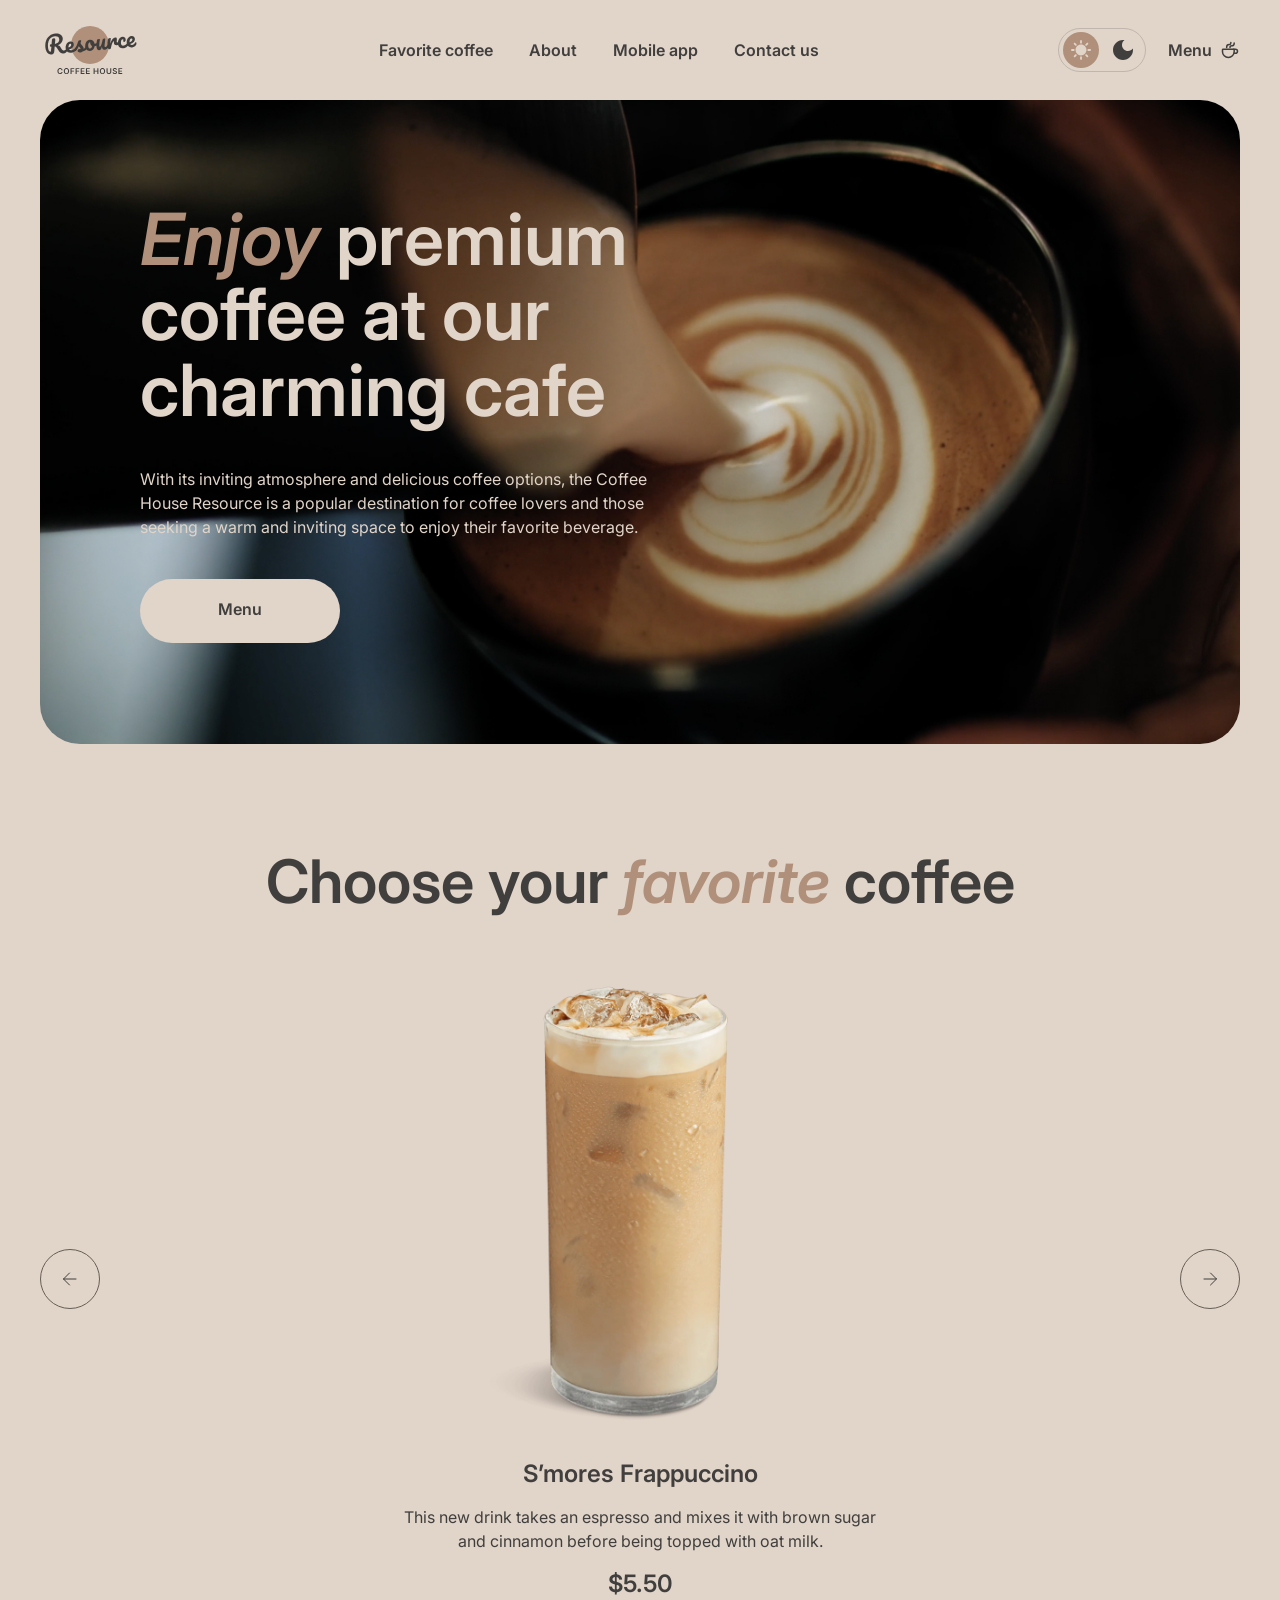
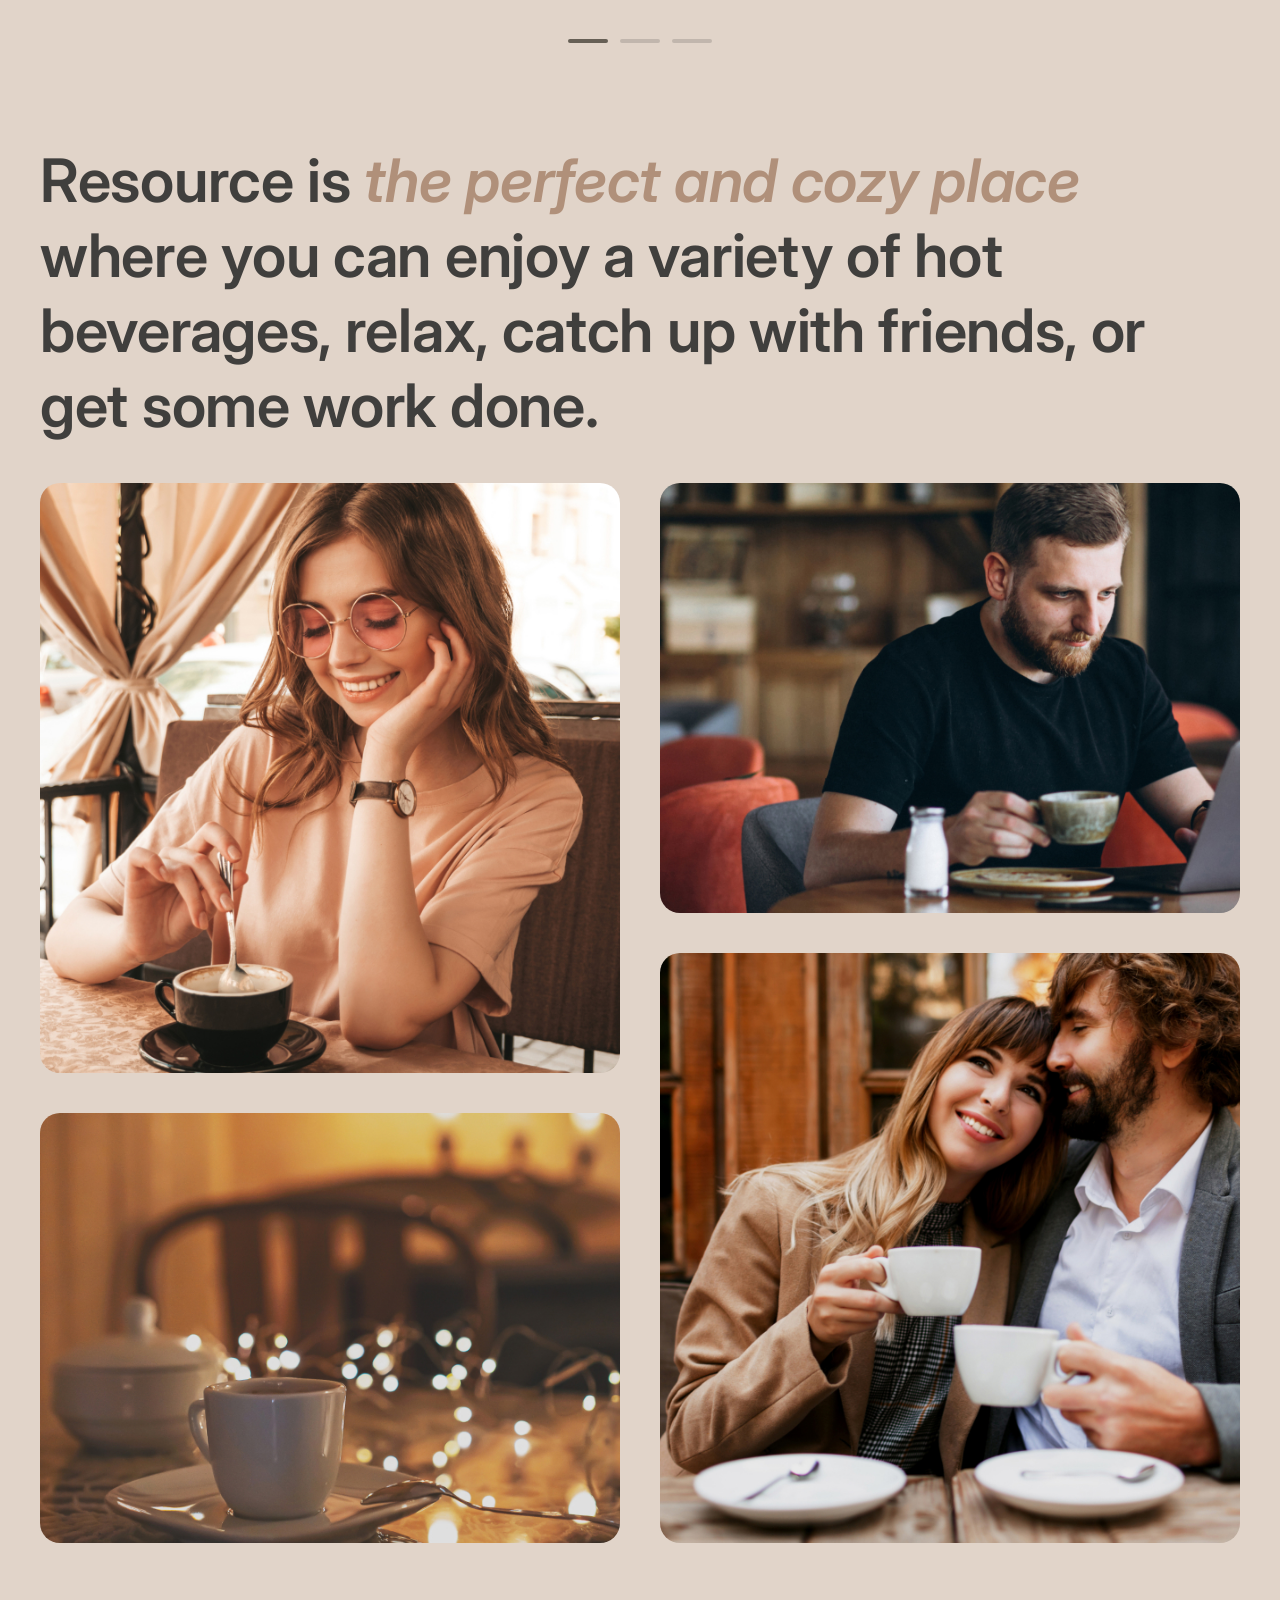
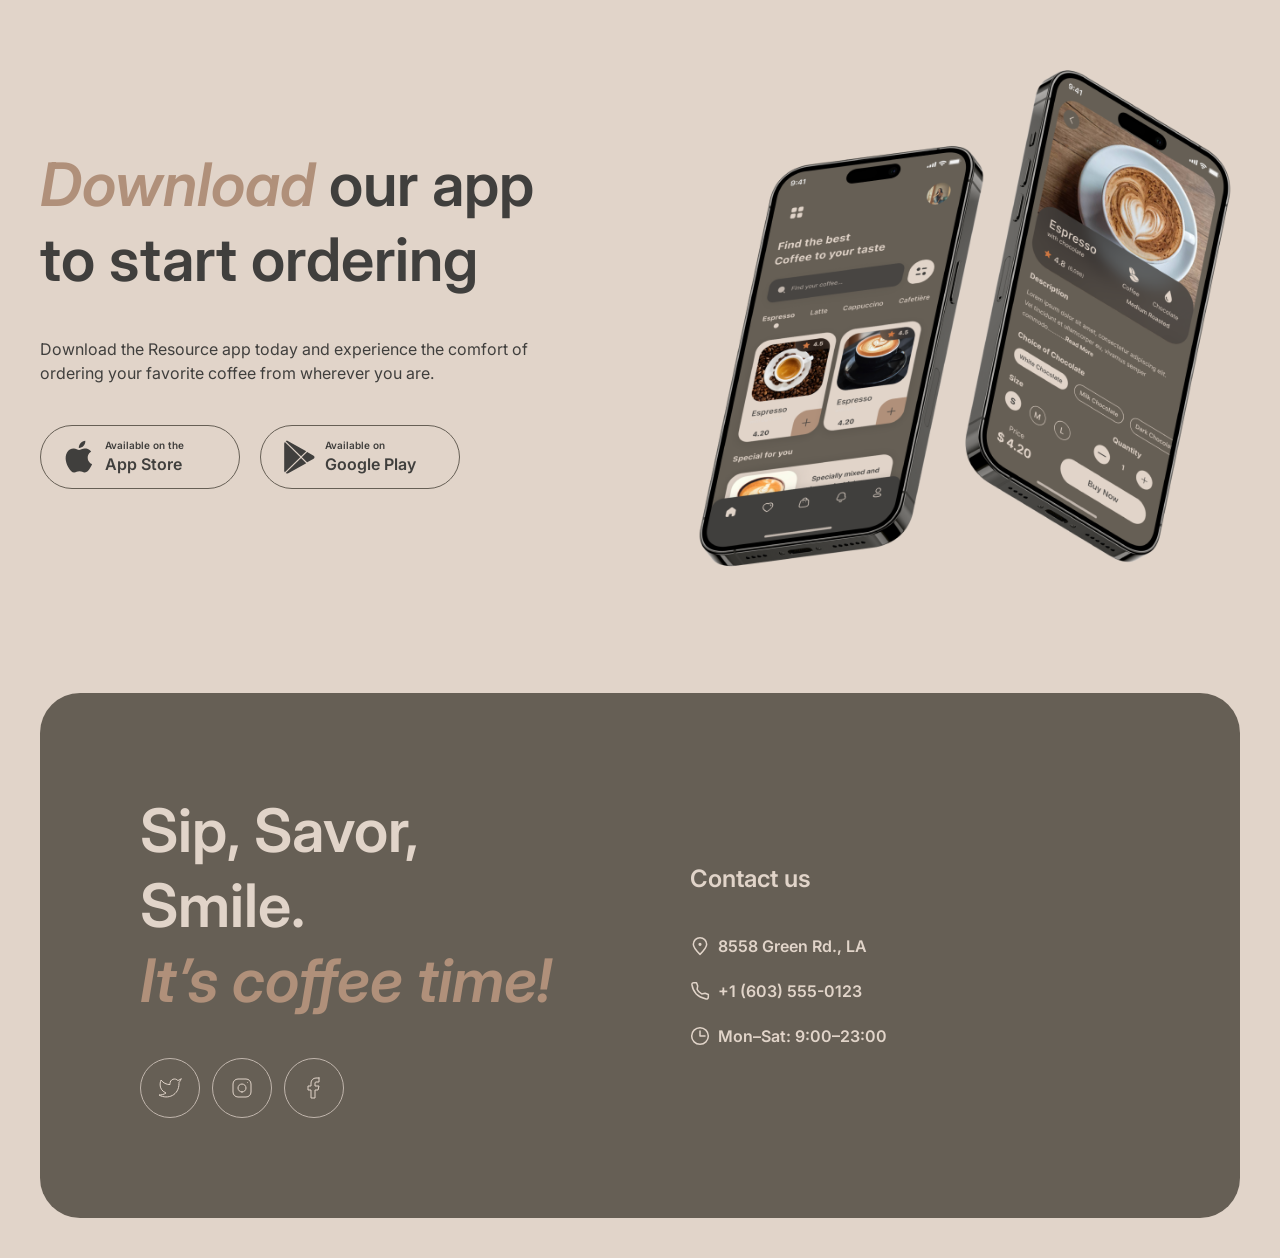
<file: index.html>
<!doctype html>
<html lang="en" data-theme="light">
  <head>
    <meta charset="UTF-8" />
    <meta name="viewport" content="width=device-width, initial-scale=1.0" />

    <title>Coffee House</title>
    <meta
      name="description"
      content="Coffee House — enjoy premium coffee at our charming cafe."
    />

    <link rel="icon" href="./assets/icons/favicon.ico" sizes="any" />
    <link rel="icon" href="./assets/icons/favicon.svg" type="image/svg+xml" />
    <link rel="apple-touch-icon" href="./assets/images/mobile_icon.png" />

    <link rel="stylesheet" href="./css/global.css" />
    <link rel="stylesheet" href="./css/typography.css" />

    <link rel="stylesheet" href="./components/header/header.css" />
    <link rel="stylesheet" href="./components/footer/footer.css" />
    <link rel="stylesheet" href="./css/home.css" />

    <script src="./js/components.js" defer></script>
    <script src="./js/theme.js" defer></script>
    <script src="./components/header/header.js" defer></script>
    <script src="./js/slider.js" defer></script>
  </head>

  <body>
    <div id="header-container"></div>

    <main class="home">
      <section class="hero">
        <div class="heroContent">
          <h1 class="heading-1">
            <span class="accent">Enjoy</span>
            premium coffee at our charming cafe
          </h1>

          <p class="text-medium">
            With its inviting atmosphere and delicious coffee options, the
            Coffee House Resource is a popular destination for coffee lovers and
            those seeking a warm and inviting space to enjoy their favorite
            beverage.
          </p>

          <a class="heroButton linkButton" href="./menu.html">
            <span class="heroButtonContent">
              <span>Menu</span>

              <svg
                class="coffeeIcon"
                viewBox="0 0 20 20"
                fill="none"
                xmlns="http://www.w3.org/2000/svg"
                aria-hidden="true"
              >
                <path
                  d="M14.167 9.76667V11.6667C14.167 14.8883 11.5553 17.5 8.33366 17.5C5.112 17.5 2.50033 14.8883 2.50033 11.6667V9.76667C2.50033 9.4353 2.76896 9.16667 3.10033 9.16667H13.567C13.8984 9.16667 14.167 9.4353 14.167 9.76667Z"
                  stroke="currentColor"
                  stroke-width="1.5"
                  stroke-linecap="round"
                  stroke-linejoin="round"
                />

                <path
                  d="M10.0003 7.50008C10.0003 6.66675 10.5956 5.83341 11.786 5.83341C13.101 5.83341 14.167 4.76743 14.167 3.45246V2.91675"
                  stroke="currentColor"
                  stroke-width="1.5"
                  stroke-linecap="round"
                  stroke-linejoin="round"
                />

                <path
                  d="M6.66634 7.5V7.08333C6.66634 5.70262 7.78563 4.58333 9.16634 4.58333C10.0868 4.58333 10.833 3.83714 10.833 2.91667V2.5"
                  stroke="currentColor"
                  stroke-width="1.5"
                  stroke-linecap="round"
                  stroke-linejoin="round"
                />

                <path
                  d="M13.333 9.16675H15.4163C16.5669 9.16675 17.4997 10.0995 17.4997 11.2501C17.4997 12.4007 16.5669 13.3334 15.4163 13.3334H14.1663"
                  stroke="currentColor"
                  stroke-width="1.5"
                  stroke-linecap="round"
                  stroke-linejoin="round"
                />
              </svg>
            </span>
          </a>
        </div>
      </section>

      <section id="favorite-coffee" class="favoriteCoffee">
        <h2 class="heading-2">
          Choose your
          <span class="accent">favorite</span>
          coffee
        </h2>

        <div class="slider">
          <button
            class="sliderButton prev"
            type="button"
            aria-label="Previous coffee"
          >
            <svg
              class="arrowIcon"
              viewBox="0 0 24 24"
              fill="none"
              aria-hidden="true"
            >
              <path
                d="M6 12H18.5M12.5 18L18.5 12L12.5 6"
                stroke="currentColor"
                stroke-linecap="round"
                stroke-linejoin="round"
              />
            </svg>
          </button>

          <div class="sliderViewport">
            <div class="sliderTrack">
              <div class="slide">
                <img
                  class="slideImage"
                  src="./assets/images/coffee-slider-1.png"
                  alt="S’mores Frappuccino"
                />

                <div class="slideInfo">
                  <h3 class="heading-3">S’mores Frappuccino</h3>

                  <p class="text-medium">
                    This new drink takes an espresso and mixes it with brown
                    sugar and cinnamon before being topped with oat milk.
                  </p>

                  <p class="heading-3">$5.50</p>
                </div>
              </div>

              <div class="slide">
                <img
                  class="slideImage"
                  src="./assets/images/coffee-slider-2.png"
                  alt="Caramel Macchiato"
                />

                <div class="slideInfo">
                  <h3 class="heading-3">Caramel Macchiato</h3>

                  <p class="text-medium">
                    Fragrant and unique classic espresso with rich
                    caramel-peanut syrup, with cream under whipped thick foam.
                  </p>

                  <p class="heading-3">$5.00</p>
                </div>
              </div>

              <div class="slide">
                <img
                  class="slideImage"
                  src="./assets/images/coffee-slider-3.png"
                  alt="Ice coffee"
                />

                <div class="slideInfo">
                  <h3 class="heading-3">Ice coffee</h3>

                  <p class="text-medium">
                    A popular summer drink that tones and invigorates. Prepared
                    from coffee, milk and ice.
                  </p>

                  <p class="heading-3">$4.50</p>
                </div>
              </div>
            </div>
          </div>

          <button
            class="sliderButton next"
            type="button"
            aria-label="Next coffee"
          >
            <svg
              class="arrowIcon"
              viewBox="0 0 24 24"
              fill="none"
              aria-hidden="true"
            >
              <path
                d="M6 12H18.5M12.5 18L18.5 12L12.5 6"
                stroke="currentColor"
                stroke-linecap="round"
                stroke-linejoin="round"
              />
            </svg>
          </button>
        </div>

        <div class="sliderPagination" aria-label="Coffee slider pagination" role="group">
          <button
            class="paginationButton active"
            type="button"
            aria-label="Show slide 1"
            aria-current="true"
          ></button>

          <button
            class="paginationButton"
            type="button"
            aria-label="Show slide 2"
          ></button>

          <button
            class="paginationButton"
            type="button"
            aria-label="Show slide 3"
          ></button>
        </div>
      </section>

      <section id="about" class="about">
        <h2 class="heading-2">
          Resource is
          <span class="accent"> the perfect and cozy place </span>
          where you can enjoy a variety of hot beverages, relax, catch up with
          friends, or get some work done.
        </h2>

        <div class="aboutGrid">
          <div class="aboutColumn">
            <div class="aboutImage large">
              <img
                src="./assets/images/about-1.jpg"
                alt="Woman enjoying coffee"
              />
            </div>

            <div class="aboutImage small">
              <img
                src="./assets/images/about-2.jpg"
                alt="Coffee in a cozy cafe"
              />
            </div>
          </div>

          <div class="aboutColumn">
            <div class="aboutImage small">
              <img
                src="./assets/images/about-3.jpg"
                alt="Man drinking coffee"
              />
            </div>

            <div class="aboutImage large">
              <img
                src="./assets/images/about-4.jpg"
                alt="Couple drinking coffee"
              />
            </div>
          </div>
        </div>
      </section>

      <section id="mobile-app" class="mobileApp">
        <div class="mobileContent">
          <h2 class="heading-2">
            <span class="accent">Download</span>
            our app
            <br />
            to start ordering
          </h2>

          <p class="text-medium">
            Download the Resource app today and experience the comfort of
            ordering your favorite coffee from wherever you are.
          </p>

          <div class="storeButtons">
            <a
              class="storeButton"
              href="https://www.apple.com/app-store/"
              aria-label="Download on the App Store"
            >
              <svg
                class="storeIcon"
                width="36"
                height="36"
                viewBox="0 0 36 36"
                fill="none"
                aria-hidden="true"
              >
                <path
                  d="M26.7069 18.6307C26.67 14.6324 30.0647 12.6872 30.2199 12.5966C28.2974 9.86366 25.3175 9.49026 24.2703 9.46048C21.7676 9.20369 19.3399 10.9206 18.065 10.9206C16.7646 10.9206 14.8014 9.48529 12.6854 9.52747C9.96257 9.56841 7.41529 11.1055 6.01823 13.4923C3.13505 18.359 5.28535 25.5108 8.04766 29.4446C9.42945 31.3712 11.0441 33.5223 13.1575 33.4466C15.2251 33.3635 15.9974 32.1614 18.4925 32.1614C20.9647 32.1614 21.69 33.4466 23.8453 33.3983C26.0644 33.3635 27.4614 31.463 28.7948 29.519C30.3917 27.3108 31.0329 25.1362 31.0584 25.0245C31.0062 25.0071 26.7489 23.4229 26.7069 18.6307Z"
                  fill="currentColor"
                />

                <path
                  d="M22.6353 6.87268C23.7474 5.51675 24.5082 3.67205 24.297 1.80005C22.6875 1.86952 20.6746 2.88554 19.5155 4.21169C18.49 5.38029 17.5739 7.29571 17.8105 9.097C19.6185 9.2285 21.4749 8.20752 22.6353 6.87268Z"
                  fill="currentColor"
                />
              </svg>

              <span class="storeText">
                <span class="text-caption">Available on the</span>
                <span class="linkButton">App Store</span>
              </span>
            </a>

            <a
              class="storeButton"
              href="https://play.google.com/store"
              aria-label="Get it on Google Play"
            >
              <svg
                class="storeIcon"
                width="36"
                height="36"
                viewBox="0 0 36 36"
                fill="none"
                aria-hidden="true"
              >
                <path
                  d="M3.7558 3.20297C3.39335 3.57289 3.18359 4.14884 3.18359 4.89471V31.4994C3.18359 32.2453 3.39335 32.8212 3.7558 33.1911L3.84525 33.2723L19.1359 18.37V18.0181L3.84525 3.11575L3.7558 3.20297Z"
                  fill="currentColor"
                />

                <path
                  d="M26.0778 23.34L20.9866 18.37V18.0181L26.084 13.0482L26.1981 13.1128L32.2348 16.4617C33.9575 17.4121 33.9575 18.976 32.2348 19.9324L26.1981 23.2753L26.0778 23.34V23.34Z"
                  fill="currentColor"
                />

                <path
                  d="M25.2735 24.2007L20.062 19.1195L4.68188 34.1166C5.25409 34.7031 6.1872 34.7737 7.24832 34.1873L25.2735 24.2007"
                  fill="currentColor"
                />

                <path
                  d="M25.2735 12.1876L7.24832 2.20103C6.1872 1.62058 5.25409 1.69125 4.68188 2.27772L20.062 17.2688L25.2735 12.1876Z"
                  fill="currentColor"
                />
              </svg>

              <span class="storeText">
                <span class="text-caption">Available on</span>
                <span class="linkButton">Google Play</span>
              </span>
            </a>
          </div>
        </div>

        <div class="mobileImage">
          <img
            src="./assets/images/mobile-screens.png"
            alt="Resource mobile application"
          />
        </div>
      </section>
    </main>

    <div id="footer-container"></div>
  </body>
</html>
</file>
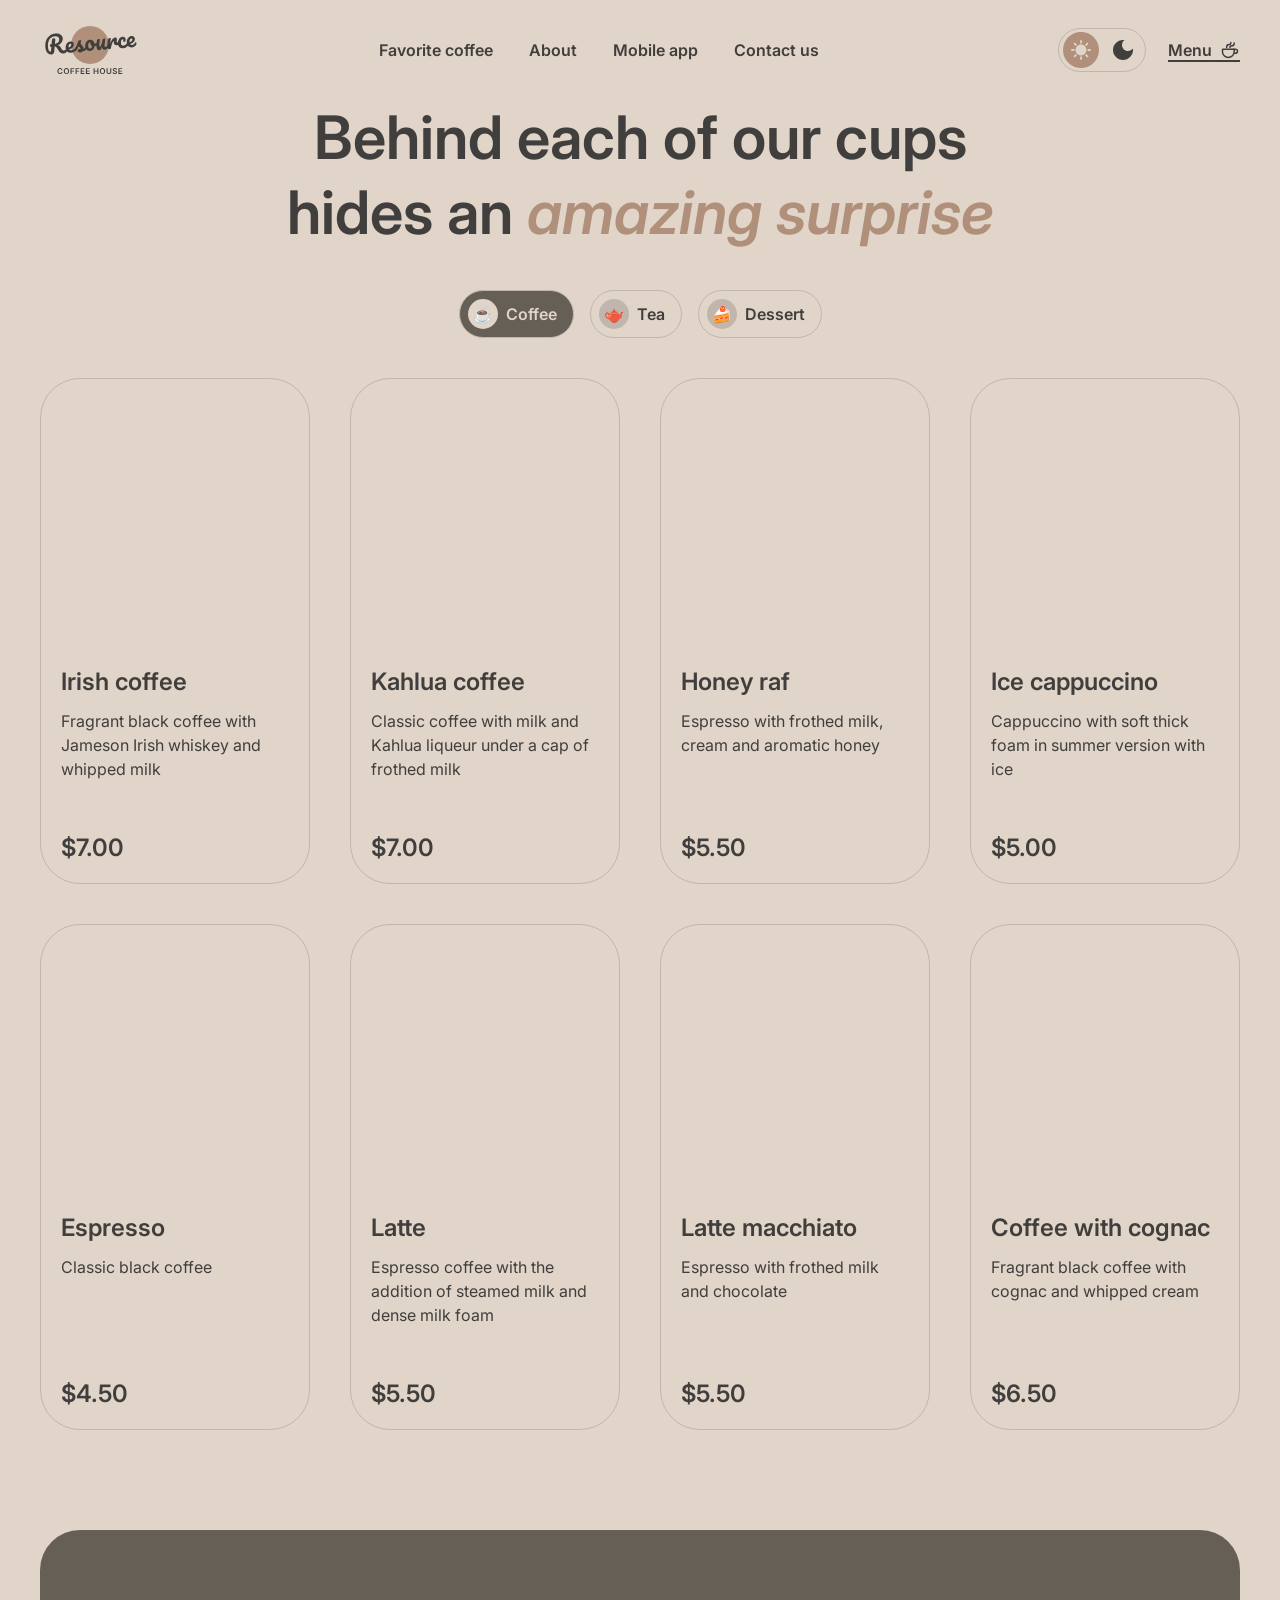
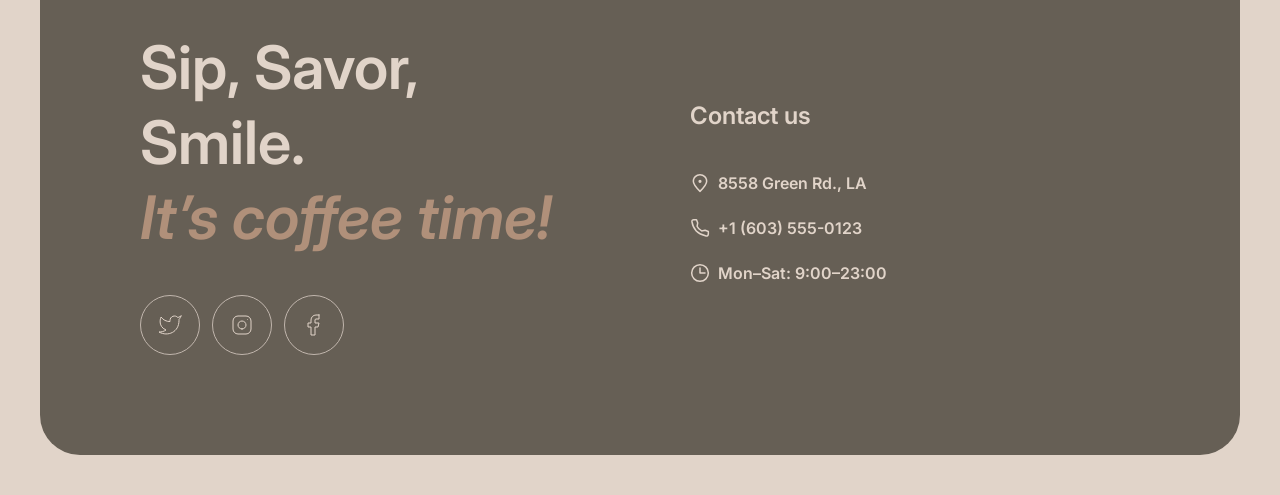
<file: menu.html>
<!doctype html>
<html lang="en" data-theme="light">
  <head>
    <meta charset="UTF-8" />
    <meta name="viewport" content="width=device-width, initial-scale=1.0" />

    <title>Coffee House</title>
    <meta
      name="description"
      content="Coffee House — enjoy premium coffee at our charming cafe."
    />

    <link rel="icon" href="./assets/icons/favicon.ico" sizes="any" />
    <link rel="icon" href="./assets/icons/favicon.svg" type="image/svg+xml" />
    <link rel="apple-touch-icon" href="./assets/images/mobile_icon.png" />

    <link rel="stylesheet" href="./components/header/header.css" />
    <link rel="stylesheet" href="./components/footer/footer.css" />
    <link rel="stylesheet" href="./css/menu.css" />

    <link rel="stylesheet" href="./css/global.css" />
    <link rel="stylesheet" href="./css/typography.css" />

    <script src="./js/components.js" defer></script>
    <script src="./js/theme.js" defer></script>
    <script src="./components/header/header.js" defer></script>
    <script src="./js/menu.js" defer></script>
  </head>

  <body class="menuPage">
    <div id="header-container"></div>

    <main>
      <section class="menu">
        <h1 class="heading-2 menuTitle">
          Behind each of our cups<br />
          hides an <span class="accent">amazing surprise</span>
        </h1>

        <div class="categories">
          <button class="category linkButton active" type="button" data-category="coffee">
            <span class="categoryIcon">☕</span>
            Coffee
          </button>

          <button class="category linkButton" type="button" data-category="tea">
            <span class="categoryIcon">🫖</span>
            Tea
          </button>

          <button class="category linkButton" type="button" data-category="dessert">
            <span class="categoryIcon">🍰</span>
            Dessert
          </button>
        </div>

        <div class="menuGrid"></div>

        <button
          class="showMore"
          type="button"
          aria-label="Show more menu items"
        >
          <svg
            class="refreshIcon"
            viewBox="0 0 24 24"
            fill="none"
            xmlns="http://www.w3.org/2000/svg"
            aria-hidden="true"
          >
            <path
              d="M21.8883 13.5C21.1645 18.3113 17.013 22 12 22C6.47715 22 2 17.5228 2 12C2 6.47715 6.47715 2 12 2C16.1006 2 19.6248 4.46819 21.1679 8"
              stroke="currentColor"
              stroke-linecap="round"
              stroke-linejoin="round"
            />

            <path
              d="M17 8H21.4C21.7314 8 22 7.73137 22 7.4V3"
              stroke="currentColor"
              stroke-linecap="round"
              stroke-linejoin="round"
            />
          </svg>
        </button>
      </section>
    </main>

    <div id="footer-container"></div>
  </body>
</html>
</file>
<file: css/global.css>
@import url("https://fonts.googleapis.com/css2?family=Inter:ital,wght@0,400;0,600;1,600&display=swap");

:root {
  color-scheme: light;
  --text-primary: light-dark(#403f3d, #e1d4c9);
  --text-inverse: light-dark(#e1d4c9, #e1d4c9);
  --text-accent: light-dark(#b0907a, #b0907a);
  --background-page: light-dark(#e1d4c9, #292826);
  --background-modal: light-dark(#e1d4c9, #403f3d);
  --background-container: light-dark(#665f55, #403f3d);
  --background-overlay: light-dark(
    rgba(64, 63, 61, 0.8),
    rgba(41, 40, 38, 0.8)
  );
  --border-primary: light-dark(#c1b6ad, #665f55);
  --border-inverse: light-dark(#665f55, #c1b6ad);
  --page-padding: 40px;
}

:root[data-theme="light"] {
  color-scheme: light;
}

:root[data-theme="dark"] {
  color-scheme: dark;
}

*,
*::before,
*::after {
  box-sizing: border-box;
}

html {
  scroll-behavior: smooth;
}

body {
  min-width: 380px;
  margin: 0 auto;
  font-family: "Inter", sans-serif;
  color: var(--text-primary);
  background-color: var(--background-page);
  padding: 20px var(--page-padding) 40px;
}

@media (max-width: 768px) {
  :root {
    --page-padding: clamp(16px, 5.21vw, 40px);
  }
}

@media (max-width: 380px) {
  :root {
    --page-padding: 16px;
  }
}

h1,
h2,
h3,
p {
  margin: 0;
}

ul,
ol {
  margin: 0;
  padding: 0;
  list-style: none;
}

a {
  color: inherit;
  text-decoration: none;

  &:hover {
    text-decoration: underline;
    text-decoration-thickness: 2px;
    text-underline-offset: 4px;
  }
}

button,
input,
textarea,
select {
  font: inherit;
}

button {
  padding: 0;
  color: inherit;
  background: none;
  border: none;
  cursor: pointer;
}

img,
svg {
  display: block;
}

img {
  max-width: 100%;
  height: auto;
}
</file>
<file: css/typography.css>
.heading-1 {
  font-size: 72px;
  font-weight: 600;
  line-height: 1.05;
}

.heading-2 {
  font-size: 60px;
  font-weight: 600;
  line-height: 1.25;
}

.heading-3 {
  font-size: 24px;
  font-weight: 600;
  line-height: 1.25;
}

.text-medium {
  font-size: 16px;
  font-weight: 400;
  line-height: 1.5;
}

.text-caption {
  font-size: 10px;
  font-weight: 600;
  line-height: 1.4;
}

.linkButton {
  font-size: 16px;
  font-weight: 600;
  line-height: 1.5;
}

.burger-link {
  font-size: 32px;
  font-weight: 600;
  line-height: 1.25;
}

.accent {
  color: var(--text-accent);
  font-style: italic;
}

@media (max-width: 380px) {
  .heading-1 {
    font-size: 42px;
    line-height: 1.15;
  }

  .heading-2 {
    font-size: 32px;
    line-height: 1.25;
  }
}

@media (max-width: 768px) {
  .heading-1 {
    font-size: clamp(42px, 9.375vw, 72px);
  }

  .heading-2 {
    font-size: clamp(32px, 7.8125vw, 60px);
  }
}
</file>
<file: components/header/header.css>
.header {
  display: flex;
  align-items: center;
  justify-content: space-between;
  width: 100%;
  max-width: 1360px;
  margin: 0 auto;

  .logo {
    flex-shrink: 0;

    img {
      display: block;
      width: 100px;
      height: 60px;
    }

    .logoDark {
      display: none;
    }
  }

  .navigation {
    margin-left: 0;
    ul {
      display: flex;
      align-items: center;
      gap: clamp(12px, 2.8vw, 40px);
    }

    a {
      white-space: nowrap;
    }
  }

  .actions {
    display: flex;
    align-items: center;
    gap: clamp(12px, 1.7vw, 24px);
  }

  .themeSwitch {
    display: flex;
    align-items: center;
    justify-content: space-between;
    width: 88px;
    height: 44px;
    padding: 4px;
    border: 1px solid var(--border-primary);
    border-radius: 100px;

    .option {
      display: flex;
      align-items: center;
      justify-content: center;
      width: 36px;
      height: 36px;
      color: var(--text-primary);
      border-radius: 50%;
      transition:
        color 0.3s ease,
        background-color 0.3s ease;
    }

    .icon {
      width: 20px;
      height: 20px;
      background-color: currentColor;
      mask-repeat: no-repeat;
      mask-position: center;
      mask-size: contain;
      -webkit-mask-repeat: no-repeat;
      -webkit-mask-position: center;
      -webkit-mask-size: contain;
    }

    .sun {
      mask-image: url("../../assets/icons/sun.svg");
      -webkit-mask-image: url("../../assets/icons/sun.svg");
    }

    .moon {
      mask-image: url("../../assets/icons/moon.svg");
      -webkit-mask-image: url("../../assets/icons/moon.svg");
    }
  }

  .menuLink {
    display: flex;
    align-items: center;
    gap: 8px;
    color: var(--text-primary);

    &:hover {
      text-decoration: none;
      box-shadow: inset 0 -2px 0 currentColor;
    }

    .coffeeIcon {
      width: 20px;
      height: 20px;
      flex-shrink: 0;
    }
  }

  .burger {
    display: none;
  }

  .mobileNavigation {
    display: none;
  }
}

.menuPage {
  .header {
    .menuLink {
      text-decoration: none;
      box-shadow: inset 0 -2px 0 currentColor;
      pointer-events: none;
      cursor: default;
    }
  }
}

:root[data-theme="light"] {
  .header {
    .logoLight {
      display: block;
    }

    .logoDark {
      display: none;
    }

    .themeSwitch {
      .light {
        color: var(--text-inverse);
        background-color: var(--text-accent);
      }

      .dark {
        color: var(--text-primary);
        background-color: transparent;
      }
    }
  }
}

:root[data-theme="dark"] {
  .header {
    .logoLight {
      display: none;
    }

    .logoDark {
      display: block;
    }

    .themeSwitch {
      .light {
        color: var(--text-primary);
        background-color: transparent;
      }

      .dark {
        color: var(--text-inverse);
        background-color: var(--text-accent);
      }
    }
  }
}

@media (max-width: 768px) {
  .header {
    .navigation {
      display: none;
    }

    .actions {
      display: flex;
      align-items: center;
      gap: 24px;
    }

    .menuLink {
      display: none;
    }

    .themeSwitch {
      width: 104px;
      height: 52px;

      .option {
        width: 44px;
        height: 44px;
      }

      .icon {
        width: 20px;
        height: 20px;
      }
    }

    .burger {
      position: relative;
      display: flex;
      align-items: center;
      justify-content: center;
      width: 44px;
      height: 44px;
      border: 1px solid var(--border-inverse);
      border-radius: 50%;

      span {
        position: absolute;
        width: 16px;
        height: 1px;
        background-color: var(--text-primary);
        transition: transform 0.3s ease;
      }

      span:first-child {
        transform: translateY(-4px);
      }

      span:last-child {
        transform: translateY(4px);
      }
    }

    .mobileNavigation {
      position: fixed;
      z-index: 10;
      top: 100px;
      left: 0;
      display: flex;
      align-items: flex-start;
      justify-content: center;
      width: 100%;
      height: calc(100dvh - 100px);
      padding: clamp(60px, 15dvh, 222px) var(--page-padding) 40px;
      box-sizing: border-box;
      background-color: var(--background-page);
      overflow-y: auto;
      opacity: 0;
      visibility: hidden;
      pointer-events: none;
      transform: translateY(-12px);
      transition:
        opacity 0.3s ease,
        transform 0.3s ease,
        visibility 0.3s ease;

      ul {
        display: flex;
        flex-direction: column;
        align-items: center;
        width: 100%;
        gap: clamp(32px, 6dvh, 60px);
      }

      .menu {
        display: flex;
        align-items: center;
        gap: 16px;
        margin-top: 40px;
        color: var(--text-primary);

        &:hover {
          text-decoration: none;
          box-shadow: inset 0 -2px 0 currentColor;
        }

        .coffeeIcon {
          width: 40px;
          height: 40px;
          flex-shrink: 0;
        }
      }
    }

    &.menuOpen {
      .mobileNavigation {
        opacity: 1;
        visibility: visible;
        pointer-events: auto;
        transform: translateY(0);
      }

      .burger {
        span {
          position: absolute;
          width: 16px;
          height: 1px;
          background-color: var(--text-primary);
        }

        span:first-child {
          transform: rotate(45deg);
        }

        span:last-child {
          transform: rotate(-45deg);
        }
      }
    }
  }
}

@media (max-width: 380px) {
  .header {
    .navigation {
      display: none;
    }

    .actions {
      display: flex;
      align-items: center;
      gap: 12px;
    }
  }
}
</file>
<file: components/footer/footer.css>
.footer {
  display: flex;
  align-items: center;
  gap: 100px;
  width: 100%;
  max-width: 1360px;
  margin: 0 auto;
  padding: 100px;
  color: var(--text-inverse);
  background-color: var(--background-container);
  border-radius: 40px;

  .offer,
  .contacts {
    width: 100%;
    max-width: 530px;
  }

  .offer {
    display: flex;
    flex-direction: column;
    gap: 40px;
  }

  .socials {
    display: flex;
    align-items: center;
    gap: 12px;
  }

  .socialLink {
    display: flex;
    align-items: center;
    justify-content: center;
    width: 60px;
    height: 60px;
    border: 1px solid var(--border-primary);
    border-radius: 50%;
    text-decoration: none;

    transition:
      background-color 0.3s ease,
      border-color 0.3s ease;

    &:hover {
      background-color: var(--background-page);
      border-color: var(--background-page);
      text-decoration: none;
    }

    img {
      width: 24px;
      height: 24px;
    }

    &:hover {
      text-decoration: none;
    }
  }

  .contacts {
    display: flex;
    flex-direction: column;
    gap: 40px;
  }

  .contactList {
    display: flex;
    flex-direction: column;
    align-items: flex-start;
    gap: 21px;
    margin: 0;
    font-style: normal;
  }

  .contactItem {
    display: flex;
    align-items: center;
    gap: 8px;
    color: inherit;

    img {
      width: 20px;
      height: 20px;
      flex-shrink: 0;
    }
  }
}

@media (max-width: 768px) {
  .footer {
    flex-direction: column;
    align-items: flex-start;
    gap: 100px;
    padding: 100px 0px;
    padding-left: clamp(16px, 7.8125vw, 60px);
    padding-right: clamp(16px, 7.8125vw, 60px);

    .offer,
    .contacts {
      max-width: 100%;
    }
  }
}

@media (max-width: 380px) {
  .footer {
    gap: 40px;
    padding: 60px 16px;

    .offer {
      gap: 40px;
    }

    .contacts {
      gap: 40px;
    }
  }
}
</file>
<file: css/home.css>
.home {
  display: flex;
  flex-direction: column;
  gap: 100px;
  width: 100%;
  max-width: 1360px;
  margin: 20px auto 100px;
}

.hero {
  display: flex;
  align-items: center;
  min-height: 644px;
  padding: 100px;
  color: var(--text-inverse);
  background: url("../assets/images/img-hero.jpg") center / cover no-repeat;
  border-radius: 40px;

  .heroContent {
    display: flex;
    flex-direction: column;
    align-items: flex-start;
    gap: 40px;
    width: 100%;
    max-width: 530px;
  }

  .heroButton {
    display: flex;
    align-items: center;
    justify-content: center;
    width: 200px;
    height: 64px;
    color: var(--text-primary);
    background-color: var(--background-page);
    border-radius: 100px;

    &:hover {
      text-decoration: none;
      .heroButtonContent {
        box-shadow: inset 0 -2px 0 currentColor;
      }
    }
  }

  .heroButtonContent {
    display: flex;
    align-items: center;
    gap: 8px;
    padding-bottom: 4px;
  }

  .coffeeIcon {
    display: none;
    width: 20px;
    height: 20px;
    flex-shrink: 0;
  }
}
.favoriteCoffee {
  display: flex;
  flex-direction: column;
  align-items: center;
  gap: 40px;

  > h2 {
    text-align: center;
  }

  .slider {
    display: flex;
    align-items: center;
    justify-content: space-between;
    width: 100%;
  }

  .sliderButton {
    display: flex;
    align-items: center;
    justify-content: center;
    width: 60px;
    height: 60px;
    color: var(--text-primary);
    border: 1px solid var(--border-inverse);
    border-radius: 50%;
    transition:
      color 0.3s ease,
      background-color 0.3s ease;

    &:hover {
      color: var(--text-inverse);
      background-color: var(--background-container);
    }

    .arrowIcon {
      width: 24px;
      height: 24px;
    }

    &.prev {
      .arrowIcon {
        transform: rotate(180deg);
      }
    }
  }

  .sliderViewport {
    width: 480px;
    overflow: hidden;
  }

  .sliderTrack {
    display: flex;
    transition: transform 0.4s ease;
  }

  .slide {
    display: flex;
    flex: 0 0 100%;
    flex-direction: column;
    align-items: center;
    gap: 20px;
    width: 100%;
    min-width: 0;
  }

  .slideImage {
    width: 480px;
    height: 480px;
    object-fit: contain;
  }

  .slideInfo {
    display: flex;
    flex-direction: column;
    align-items: center;
    gap: 16px;
    width: 100%;
    text-align: center;
  }

  .sliderPagination {
    display: flex;
    gap: 12px;

    .paginationButton {
      width: 40px;
      height: 4px;

      padding: 0;

      background-color: var(--border-primary);

      border-radius: 100px;

      transition: background-color 0.3s ease;

      &.active {
        background-color: var(--border-inverse);
      }
    }
  }
}

.about {
  display: flex;
  flex-direction: column;
  gap: 40px;

  > h2 {
    letter-spacing: -0.005em;
  }

  .aboutGrid {
    display: grid;
    grid-template-columns: repeat(2, 1fr);
    gap: 40px;
  }

  .aboutColumn {
    display: flex;
    flex-direction: column;
    gap: 40px;
  }

  .aboutImage {
    overflow: hidden;
    border-radius: 20px;

    img {
      width: 100%;
      height: 100%;
      object-fit: cover;
      transform: scale(1.1);
    }

    &.large {
      height: 590px;
    }

    &.small {
      height: 430px;
    }
  }
}

.mobileApp {
  display: flex;
  align-items: center;
  gap: 100px;

  .mobileContent {
    display: flex;
    flex-direction: column;
    gap: 40px;
    width: 100%;
    max-width: 630px;
  }

  .storeButtons {
    display: flex;
    gap: 20px;
  }

  .storeButton {
    display: flex;
    align-items: center;
    gap: 8px;
    width: 200px;
    height: 64px;
    padding: 12px 20px;
    color: var(--text-primary);
    border: 1px solid var(--border-inverse);
    border-radius: 100px;
    transition:
      color 0.3s ease,
      background-color 0.3s ease;

    &:hover {
      color: var(--text-inverse);
      background-color: var(--background-container);
      text-decoration: none;
    }
  }

  .storeIcon {
    width: 36px;
    height: 36px;
    flex-shrink: 0;
  }

  .storeText {
    display: flex;
    flex-direction: column;
    align-items: flex-start;
  }

  .mobileImage {
    width: 100%;
    max-width: 630px;

    img {
      width: 100%;
    }
  }
}

@media (max-width: 768px) {
  .home {
    .heading-1 {
      font-size: clamp(42px, calc(7.73vw + 12.6px), 72px);
    }

    .heading-2 {
      font-size: clamp(32px, calc(7.22vw + 4.6px), 60px);
    }
  }

  .hero {
    padding: 100px clamp(16px, calc(11.34vw - 27px), 60px);

    background-position: center;

    .heroButton {
      .coffeeIcon {
        display: block;
      }
    }
  }

  .favoriteCoffee {
    .slider {
      display: grid;
      grid-template-columns:
        auto
        minmax(0, 480px)
        auto;

      align-items: center;
      justify-content: space-between;

      gap: 12px;
    }

    .sliderViewport {
      width: 100%;
      min-width: 0;
    }

    .sliderButton {
      width: clamp(44px, 7.8125vw, 60px);
      height: clamp(44px, 7.8125vw, 60px);

      flex-shrink: 0;
    }

    .slide {
      width: 100%;
      min-width: 0;
    }

    .slideImage {
      width: 100%;
      height: auto;

      aspect-ratio: 1;
    }
  }

  .about {
    .aboutGrid {
      grid-template-columns: 1fr;
    }

    .aboutColumn {
      &:first-child {
        .small {
          display: none;
        }
      }

      &:last-child {
        .small {
          display: none;
        }
      }

      .large {
        height: 590px;
      }
    }

    .aboutColumn:last-child {
      .large {
        order: -1;
      }
    }
  }

  .mobileApp {
    flex-direction: column;
    align-items: flex-start;
    gap: 100px;

    .mobileContent {
      max-width: 100%;
    }

    .storeButtons {
      flex-wrap: wrap;
    }

    .mobileImage {
      align-self: center;

      max-width: 630px;
    }
  }
}

@media (max-width: 380px) {
  .home {
    gap: 100px;
    margin-top: 20px;
  }

  .hero {
    min-height: 552px;
    padding: 60px 16px;
    background-position: center;

    .heroContent {
      gap: 40px;
    }
  }

  .favoriteCoffee {
    .slider {
      display: flex;
      justify-content: center;
    }

    .sliderButton {
      display: none;
    }

    .slide {
      width: 100%;
    }

    .sliderViewport {
      width: 100%;
    }

    .slideImage {
      width: 348px;
      height: 348px;
      aspect-ratio: auto;
    }
  }

  .about {
    .aboutGrid {
      gap: 40px;
    }

    .aboutColumn {
      gap: 40px;

      .large {
        height: 590px;
      }
    }
  }

  .mobileApp {
    gap: 40px;

    .mobileContent {
      gap: 40px;
    }

    .storeButtons {
      flex-direction: column;
      gap: 20px;
    }

    .mobileImage {
      width: 100%;
    }
  }
}

@media (prefers-reduced-motion: reduce) {
  .sliderTrack {
    transition: none;
  }
}
</file>
<file: css/menu.css>
.menu {
  display: flex;
  flex-direction: column;
  align-items: center;
  width: 100%;
  max-width: 1360px;
  margin: 20px auto;
  padding-bottom: 80px;

  .menuTitle {
    max-width: 800px;
    text-align: center;
  }

  .categories {
    display: flex;
    align-items: center;
    gap: 16px;
    margin-top: 40px;
  }

  .category {
    display: flex;
    align-items: center;
    gap: 8px;
    padding: 8px 16px 8px 8px;
    border: 1px solid var(--border-primary);
    border-radius: 100px;

    transition:
      color 0.3s ease,
      background-color 0.3s ease;

    &:not(.active):hover {
      color: var(--text-inverse);
      background-color: var(--background-container);
    }

    .categoryIcon {
      display: flex;
      align-items: center;
      justify-content: center;
      width: 30px;
      height: 30px;
      background-color: var(--border-primary);
      border-radius: 50%;
    }

    &.active {
      color: var(--text-inverse);
      background-color: var(--background-container);
      .categoryIcon {
        background-color: var(--background-page);
      }
    }
  }

  .menuGrid {
    display: grid;
    grid-template-columns: repeat(4, 1fr);
    gap: 40px;
    width: 100%;
    margin-top: 40px;
  }

  .menuCard {
    display: flex;
    flex-direction: column;
    min-height: 506px;
    overflow: hidden;
    border: 1px solid var(--border-primary);
    border-radius: 40px;
    transition: border-color 0.3s ease;

    .cardImage img {
      transition: transform 0.3s ease;
    }

    &:hover {
      border-color: var(--border-inverse);

      .cardImage img {
        transform: scale(1);
      }
    }
  }

  .cardImage {
    width: 100%;
    aspect-ratio: 1;
    overflow: hidden;
    border-radius: 40px;

    img {
      width: 100%;
      height: 100%;
      object-fit: cover;
      transform: scale(1.1);
    }
  }

  .cardContent {
    display: flex;
    flex-direction: column;
    justify-content: space-between;
    flex-grow: 1;
    padding: 20px;

    > div {
      display: flex;
      flex-direction: column;
      gap: 12px;
    }
  }

  .showMore {
    display: none;

    .refreshIcon {
      width: 24px;
      height: 24px;
      flex-shrink: 0;
    }
  }

  .showMore[hidden] {
    display: none;
  }
}

.modalOverlay {
  position: fixed;
  z-index: 1000;
  inset: 0;
  display: flex;
  align-items: center;
  justify-content: center;
  overflow-y: auto;
  padding: 40px;
  background-color: var(--background-overlay);
}

.productModal {
  display: flex;
  gap: 20px;
  width: 100%;
  max-width: 800px;
  padding: 16px;
  color: var(--text-primary);
  background-color: var(--background-modal);
  border-radius: 40px;
  max-height: calc(100dvh - 40px);
  overflow-y: auto;
}

.modalImage {
  flex-shrink: 0;
  width: 310px;
  height: 310px;
  overflow: hidden;
  border-radius: 40px;

  img {
    width: 100%;
    height: 100%;
    object-fit: cover;
    transform: scale(1.1);
  }
}

.modalContent {
  display: flex;
  flex: 1;
  flex-direction: column;
  gap: 20px;
}

.modalInfo {
  display: flex;
  flex-direction: column;
  gap: 12px;
}

.modalTotal {
  display: flex;
  justify-content: space-between;
}

.modalClose {
  width: 100%;
  padding: 10px;
  color: var(--text-primary);
  border: 1px solid var(--border-primary);
  border-radius: 100px;
}

.modalParameters {
  display: flex;
  flex-direction: column;
  gap: 8px;
}

.modalOptions {
  display: flex;
  flex-wrap: wrap;
  gap: 8px;
}

.modalOption {
  display: flex;
  align-items: center;
  gap: 8px;
  padding: 8px 16px 8px 8px;
  color: var(--text-primary);
  background-color: transparent;
  border: 1px solid var(--border-primary);
  border-radius: 100px;

  transition:
    color 0.3s ease,
    background-color 0.3s ease,
    border-color 0.3s ease;

  .optionKey {
    display: flex;
    align-items: center;
    justify-content: center;
    width: 30px;
    height: 30px;
    background-color: var(--border-primary);
    border-radius: 50%;
    transition: background-color 0.3s ease;
  }

  &.active {
    color: var(--text-inverse);
    background-color: var(--border-primary);
    border-color: var(--border-primary);

    .optionKey {
      color: var(--text-primary);
      background-color: var(--background-page);
    }
  }
}

.productAlert {
  display: flex;
  flex-direction: row;
  align-items: start;
  gap: 8px;
  padding-top: 12px;
  border-top: 1px solid var(--border-primary);
}

.productAlertIcon {
  width: 16px;
  height: 16px;
  flex-shrink: 0;
  margin-top: 2px;
}

.productAlertText {
  margin: 0;
  font-size: 10px;
  line-height: 140%;
}

.modalNote {
  padding: 12px 0;
  border-top: 1px solid var(--border-primary);
  font-size: 10px;
  line-height: 140%;
}

@media (max-width: 768px) {
  .menu {
    .menuTitle {
      max-width: 688px;

      br {
        display: none;
      }
    }

    .menuGrid {
      grid-template-columns: repeat(2, 310px);
      justify-content: center;
    }

    .showMore {
      display: flex;
      align-items: center;
      justify-content: center;

      width: 60px;
      height: 60px;
      margin-top: 40px;

      color: var(--text-primary);

      border: 1px solid var(--border-primary);
      border-radius: 50%;
    }

    .categories {
      justify-content: center;
      gap: clamp(8px, 2.1vw, 16px);
      width: 100%;
    }

    .category {
      padding: 8px clamp(12px, 2.1vw, 16px) 8px 8px;
    }

    .menuGrid {
      grid-template-columns: repeat(auto-fit, minmax(min(310px, 100%), 310px));

      justify-content: center;
    }
  }

  .modalOverlay {
    padding: 20px;
  }

  .productModal {
    max-width: 688px;
  }

  .modalImage {
    width: clamp(160px, 40vw, 310px);
    height: clamp(160px, 40vw, 310px);
    align-self: flex-start;
  }

  .modalContent {
    min-width: 0;
  }
}

@media (max-width: 380px) {
  .menu {
    .menuTitle {
      max-width: 100%;

      br {
        display: none;
      }
    }

    .categories {
      justify-content: center;
      gap: 8px;
      width: 100%;
    }

    .category {
      padding: 8px 12px 8px 8px;
    }

    .menuGrid {
      grid-template-columns: 310px;
      justify-content: center;
    }
  }

  .modalOverlay {
    padding: 20px;
  }

  .productModal {
    padding: 16px;
  }

  .modalImage {
    display: none;
  }
}
</file>
